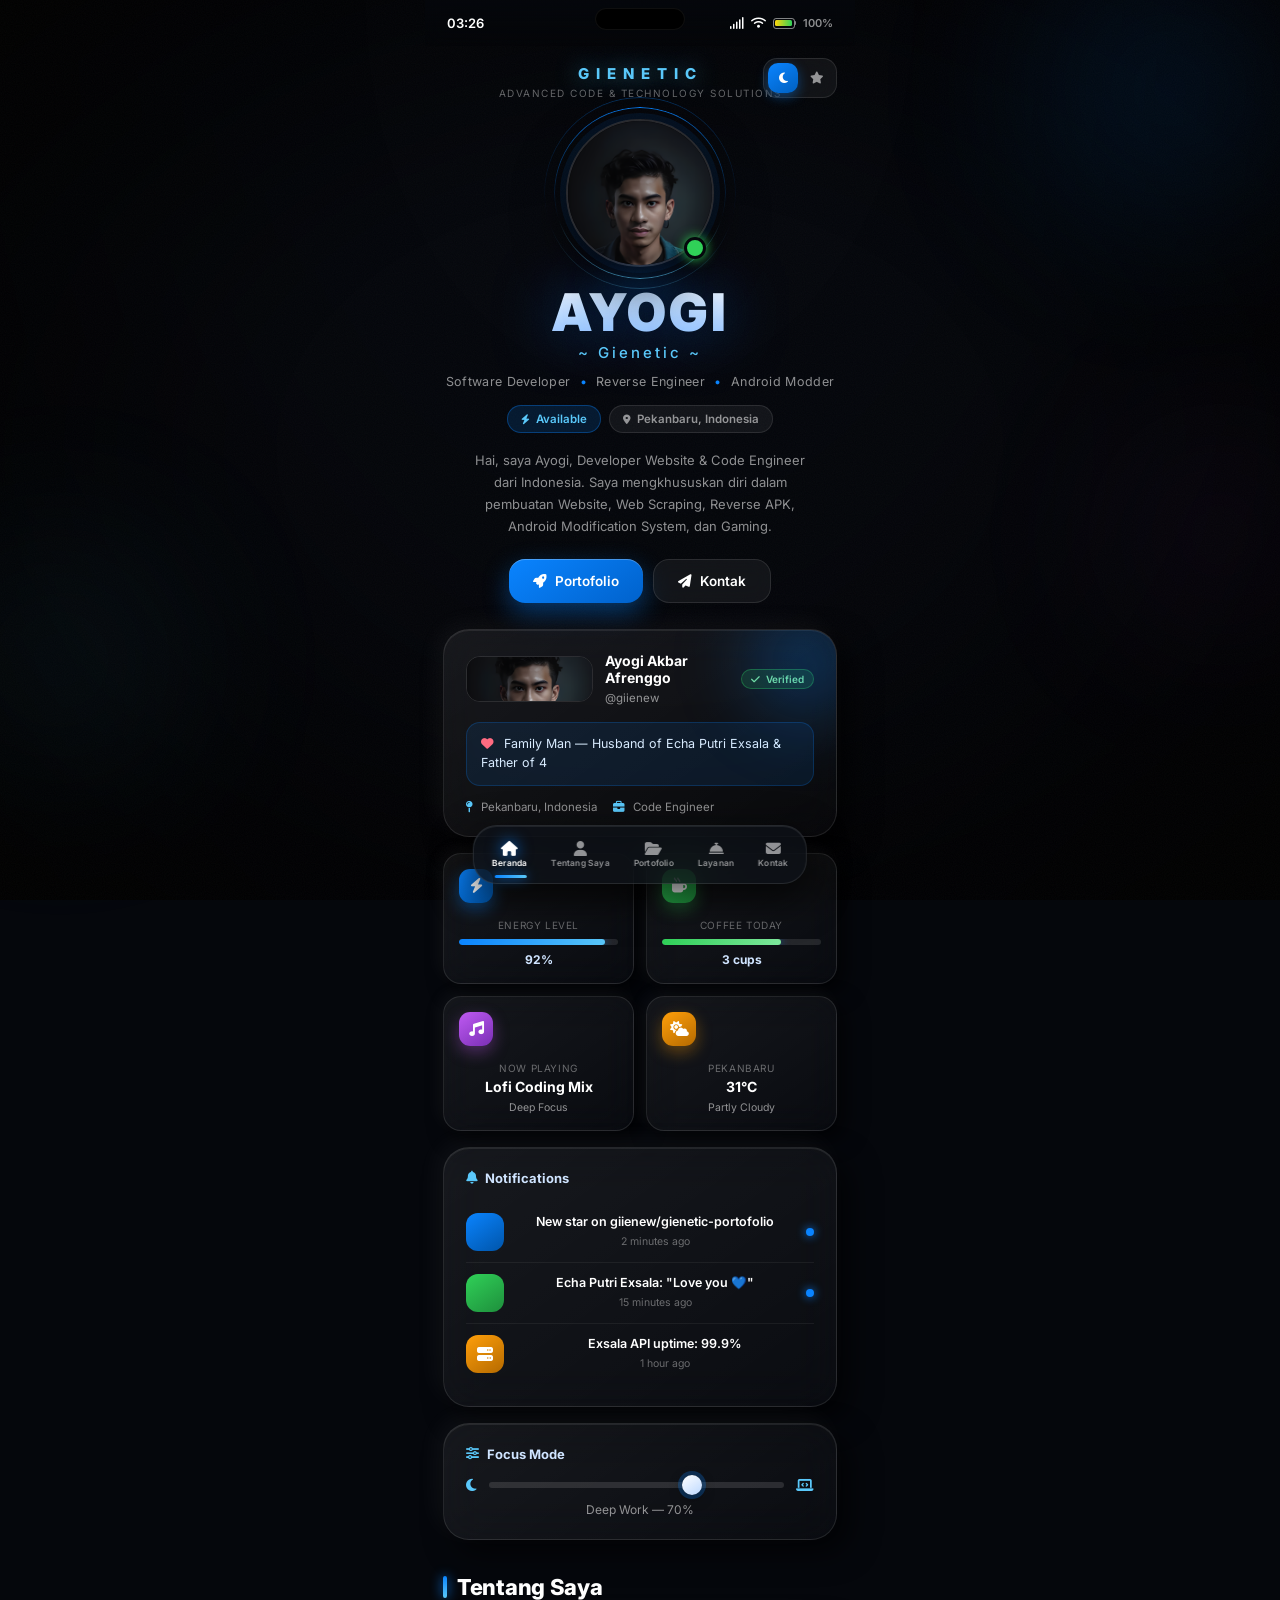
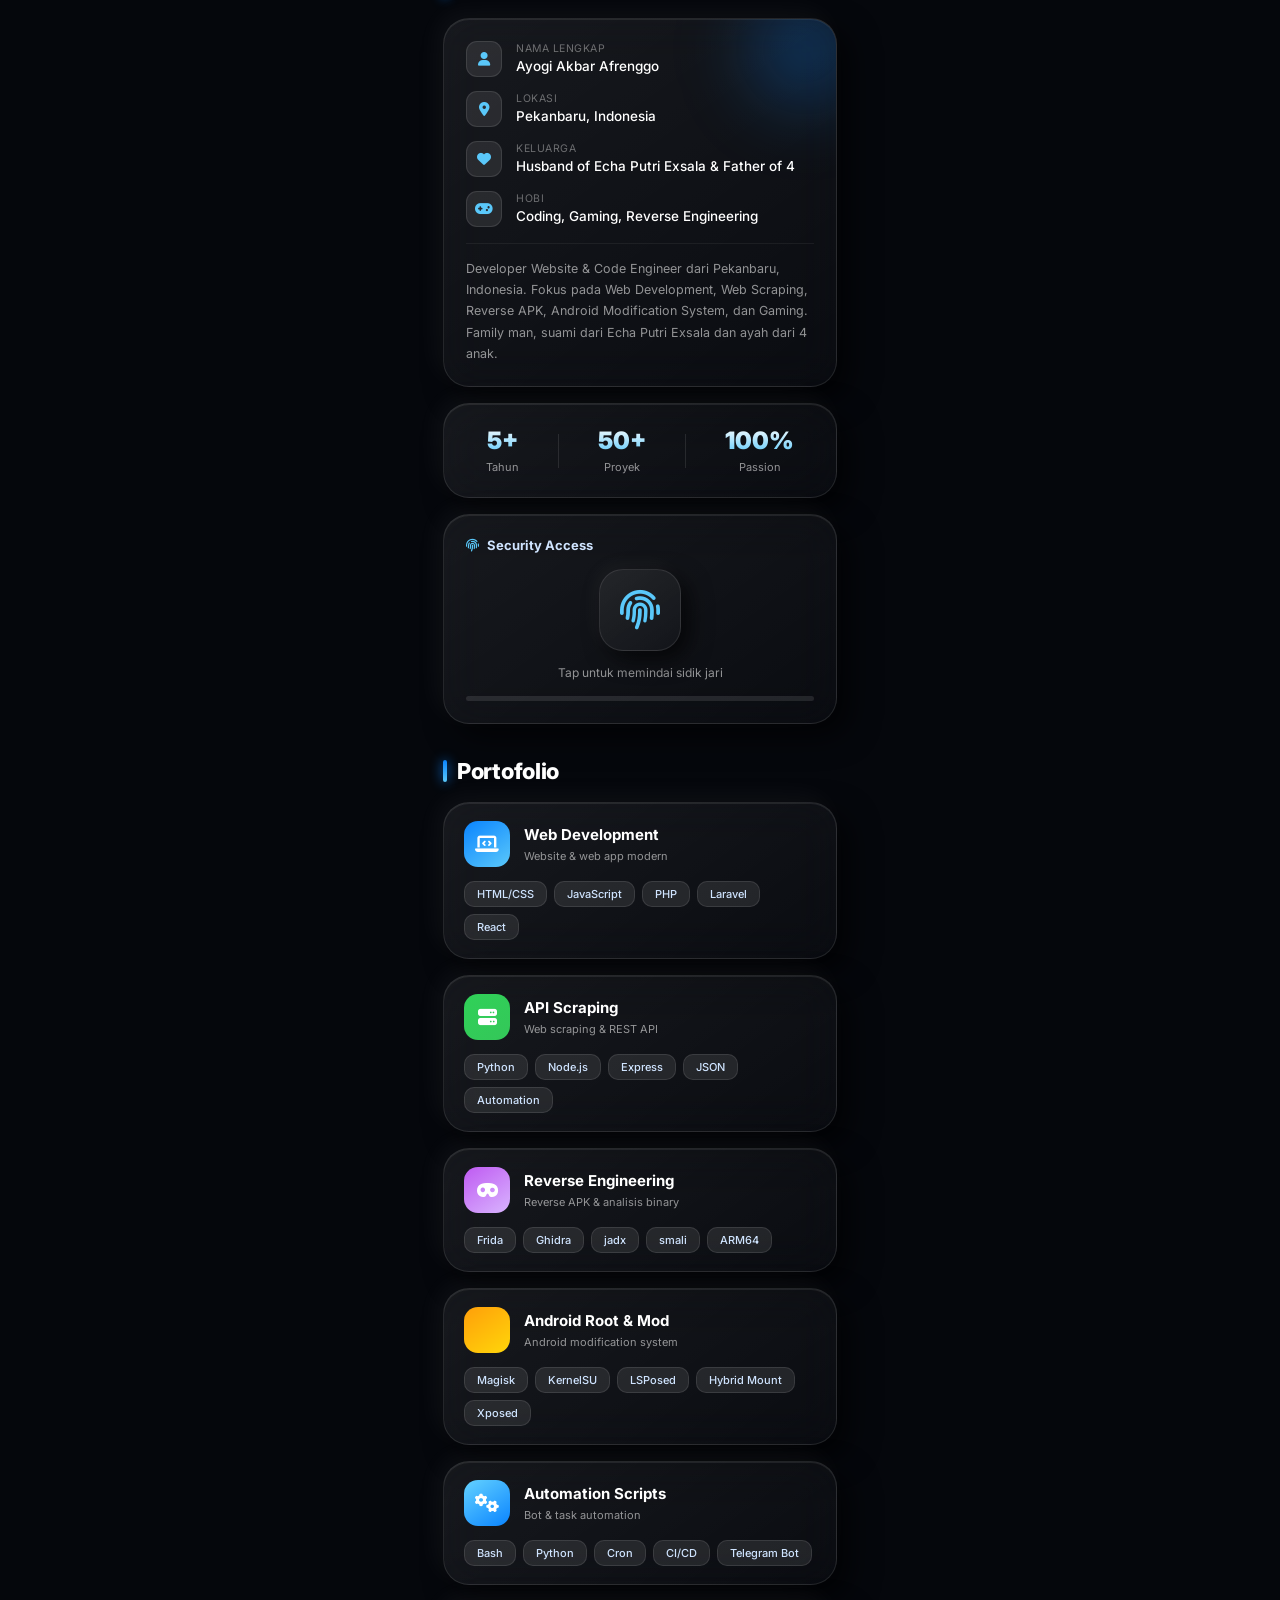
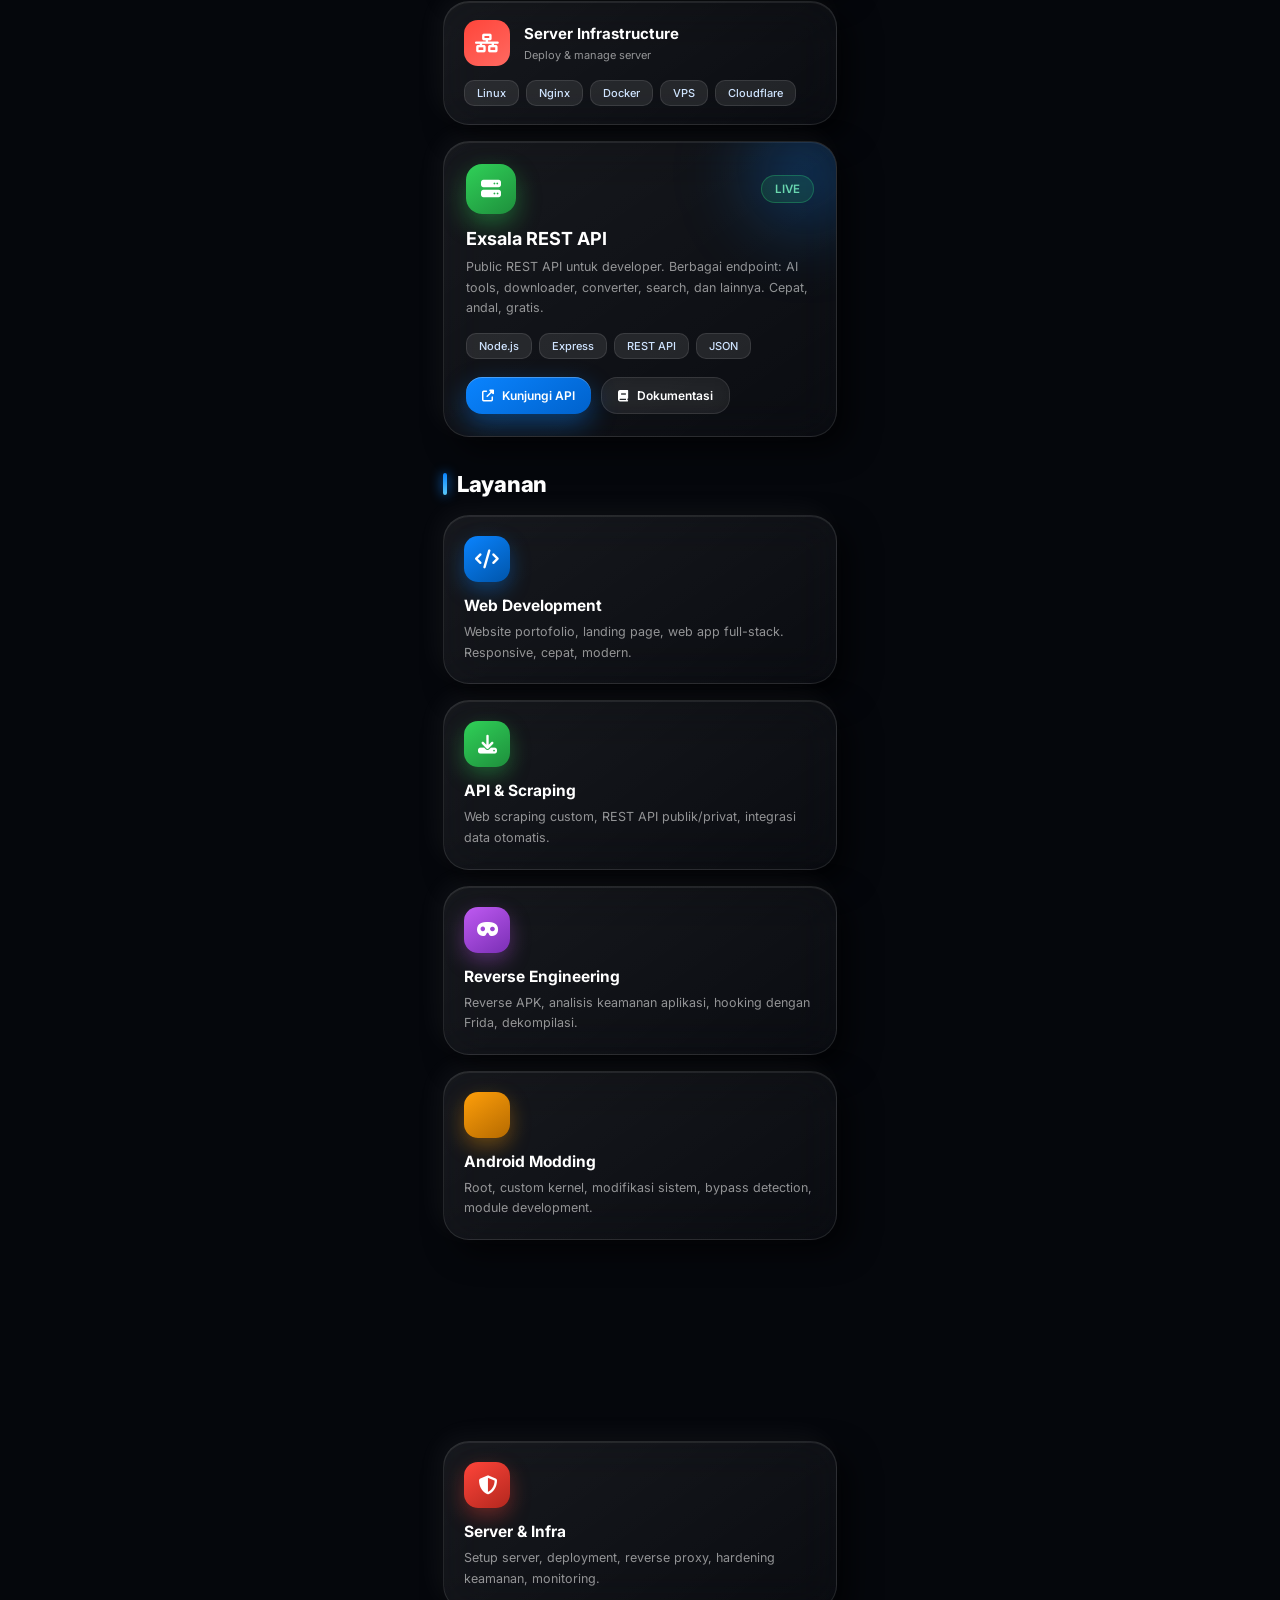
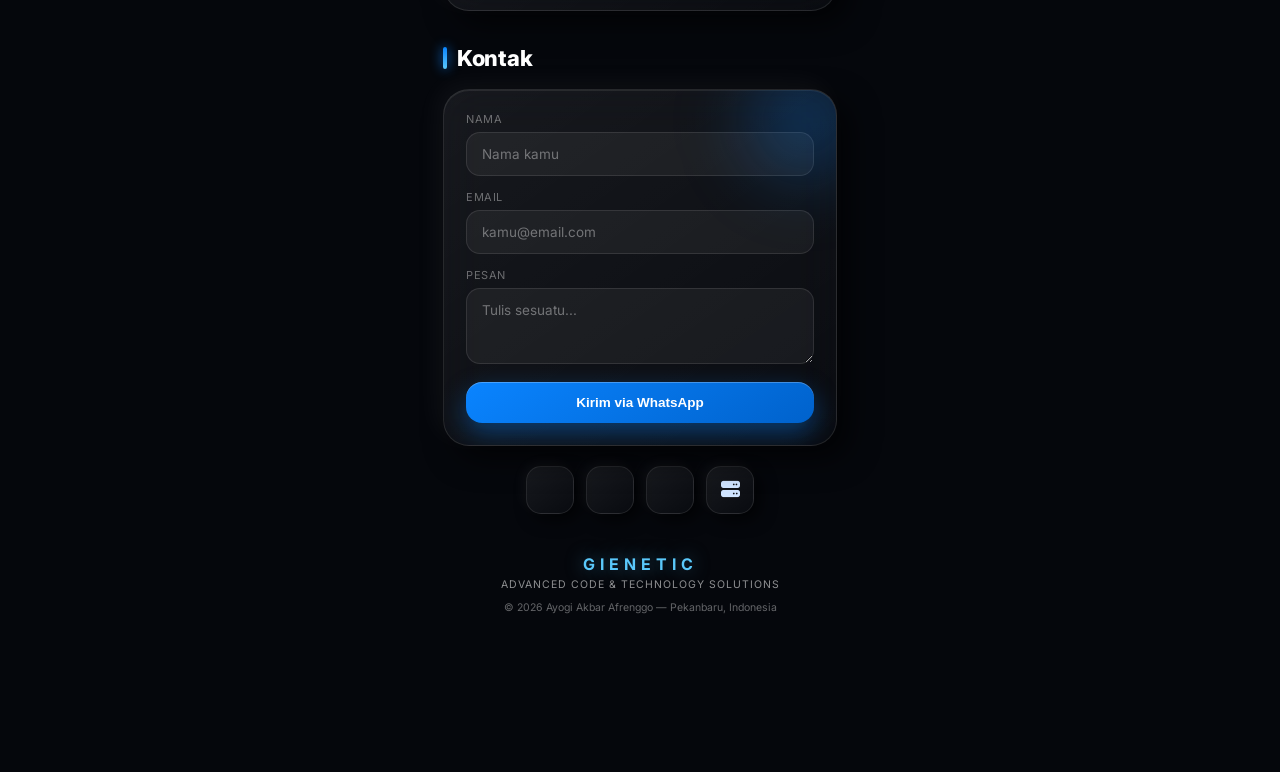
<file: index.html>
<!DOCTYPE html>
<html lang="id" data-theme="dark">
<head>
    <meta charset="UTF-8">
    <meta name="viewport" content="width=device-width, initial-scale=1.0, viewport-fit=cover">
    <title>AYOGI — Gienetic | Premium Portfolio</title>
    <link rel="icon" href="profile.png" type="image/png">
    <link rel="preconnect" href="https://fonts.googleapis.com">
    <link rel="preconnect" href="https://fonts.gstatic.com" crossorigin>
    <link href="https://fonts.googleapis.com/css2?family=Inter:wght@300;400;500;600;700;800;900&family=JetBrains+Mono:wght@400;500;600;700&display=swap" rel="stylesheet">
    <link rel="stylesheet" href="https://cdnjs.cloudflare.com/ajax/libs/font-awesome/6.5.0/css/all.min.css">
    <link rel="stylesheet" href="app.css">
</head>
<body>

    <!-- INTRO OVERLAY -->
    <div class="intro-overlay" id="introOverlay">
        <div class="intro-glow"></div>
        <div class="intro-icon"><i class="fas fa-code"></i></div>
        <h2 class="intro-name">GIENETIC</h2>
        <p class="intro-text">Advanced Code &amp; Technology Solutions</p>
        <div class="intro-bar"><div class="intro-fill"></div></div>
    </div>

    <!-- AMBIENT BG -->
    <div class="bg-orb bg-orb-1"></div>
    <div class="bg-orb bg-orb-2"></div>
    <div class="bg-orb bg-orb-3"></div>
    <div class="bg-vignette"></div>
    <div class="bg-grain"></div>

    <!-- STATUS BAR (iOS) -->
    <header class="statusbar">
        <span class="statusbar-time" id="clock">21:00</span>
        <span class="statusbar-notch"></span>
        <span class="statusbar-icons">
            <i class="fas fa-signal"></i>
            <i class="fas fa-wifi" id="wifiIcon"></i>
            <span class="battery">
                <span class="battery-body"><span class="battery-fill" id="batteryFill"></span></span>
                <span class="battery-cap"></span>
            </span>
            <span class="battery-pct" id="batteryPct">100%</span>
        </span>
    </header>

    <!-- THEME TOGGLE -->
    <div class="theme-toggle" id="themeToggle">
        <button class="theme-btn active" data-theme="dark" aria-label="Dark"><i class="fas fa-moon"></i></button>
        <button class="theme-btn" data-theme="midnight" aria-label="Midnight"><i class="fas fa-star"></i></button>
    </div>

    <main class="container" id="mainScroll">

        <!-- ============ HOME ============ -->
        <section id="home" class="section hero" data-anim>
            <div class="brand-top">
                <span class="brand-glow">GIENETIC</span>
                <span class="brand-tag">Advanced Code &amp; Technology Solutions</span>
            </div>

            <div class="hero-avatar">
                <div class="avatar-ring"></div>
                <div class="avatar-ring avatar-ring-2"></div>
                <img src="gio.jpg" alt="Ayogi Akbar Afrenggo" loading="eager">
                <span class="avatar-online"></span>
                <div class="avatar-reflection"></div>
            </div>

            <h1 class="hero-name">AYOGI</h1>
            <p class="hero-alias">~ Gienetic ~</p>
            <p class="hero-role">Software Developer <span class="dot">•</span> Reverse Engineer <span class="dot">•</span> Android Modder</p>

            <div class="hero-chips">
                <span class="chip chip-blue"><i class="fas fa-bolt"></i> Available</span>
                <span class="chip chip-loc"><i class="fas fa-map-marker-alt"></i> Pekanbaru, Indonesia</span>
            </div>

            <p class="hero-intro">
                Hai, saya Ayogi, Developer Website &amp; Code Engineer dari Indonesia.
                Saya mengkhususkan diri dalam pembuatan Website, Web Scraping,
                Reverse APK, Android Modification System, dan Gaming.
            </p>

            <div class="hero-actions">
                <a href="#portfolio" class="btn btn-primary"><i class="fas fa-rocket"></i> Portofolio</a>
                <a href="#contact" class="btn btn-ghost"><i class="fas fa-paper-plane"></i> Kontak</a>
            </div>

            <!-- Profile Card -->
            <div class="card profile-card">
                <div class="card-glow"></div>
                <div class="profile-head">
                    <div class="profile-mini"><img src="gio.jpg" alt=""></div>
                    <div>
                        <strong>Ayogi Akbar Afrenggo</strong>
                        <small>@giienew</small>
                    </div>
                    <span class="chip chip-green chip-sm"><i class="fas fa-check"></i> Verified</span>
                </div>
                <p class="profile-note">
                    <i class="fas fa-heart"></i> Family Man — Husband of Echa Putri Exsala &amp; Father of 4
                </p>
                <div class="profile-meta">
                    <span><i class="fas fa-map-pin"></i> Pekanbaru, Indonesia</span>
                    <span><i class="fas fa-briefcase"></i> Code Engineer</span>
                </div>
            </div>

            <!-- Dashboard Widgets -->
            <div class="widget-grid">
                <div class="widget widget-battery" data-anim>
                    <div class="widget-icon blue"><i class="fas fa-bolt"></i></div>
                    <div class="widget-body">
                        <small>Energy Level</small>
                        <div class="widget-bar"><div class="widget-bar-fill" data-fill="92"></div></div>
                        <span class="widget-val">92%</span>
                    </div>
                </div>
                <div class="widget widget-caffeine" data-anim>
                    <div class="widget-icon green"><i class="fas fa-mug-hot"></i></div>
                    <div class="widget-body">
                        <small>Coffee Today</small>
                        <div class="widget-bar"><div class="widget-bar-fill fill-green" data-fill="75"></div></div>
                        <span class="widget-val">3 cups</span>
                    </div>
                </div>
                <div class="widget widget-music" data-anim>
                    <div class="widget-icon purple"><i class="fas fa-music"></i></div>
                    <div class="widget-body">
                        <small>Now Playing</small>
                        <strong class="widget-title">Lofi Coding Mix</strong>
                        <span class="widget-sub">Deep Focus</span>
                    </div>
                </div>
                <div class="widget widget-weather" data-anim>
                    <div class="widget-icon orange"><i class="fas fa-cloud-sun"></i></div>
                    <div class="widget-body">
                        <small>Pekanbaru</small>
                        <strong class="widget-title">31°C</strong>
                        <span class="widget-sub">Partly Cloudy</span>
                    </div>
                </div>
            </div>

            <!-- Notification Widget -->
            <div class="card notif-card" data-anim>
                <h4 class="card-subtitle"><i class="fas fa-bell"></i> Notifications</h4>
                <div class="notif">
                    <div class="notif-icon blue"><i class="fab fa-github"></i></div>
                    <div class="notif-text">
                        <strong>New star on giienew/gienetic-portofolio</strong>
                        <small>2 minutes ago</small>
                    </div>
                    <span class="notif-dot"></span>
                </div>
                <div class="notif">
                    <div class="notif-icon green"><i class="fab fa-whatsapp"></i></div>
                    <div class="notif-text">
                        <strong>Echa Putri Exsala: "Love you 💙"</strong>
                        <small>15 minutes ago</small>
                    </div>
                    <span class="notif-dot"></span>
                </div>
                <div class="notif">
                    <div class="notif-icon orange"><i class="fas fa-server"></i></div>
                    <div class="notif-text">
                        <strong>Exsala API uptime: 99.9%</strong>
                        <small>1 hour ago</small>
                    </div>
                </div>
            </div>

            <!-- Slider Widget -->
            <div class="card slider-card" data-anim>
                <h4 class="card-subtitle"><i class="fas fa-sliders-h"></i> Focus Mode</h4>
                <div class="slider-row">
                    <i class="fas fa-moon slider-ico-l"></i>
                    <input type="range" id="focusSlider" min="0" max="100" value="70" class="slider">
                    <i class="fas fa-laptop-code slider-ico-r"></i>
                </div>
                <p class="slider-val" id="sliderVal">Deep Work — 70%</p>
            </div>
        </section>

        <!-- ============ ABOUT ============ -->
        <section id="about" class="section" data-anim>
            <h2 class="section-title">Tentang Saya</h2>

            <div class="card">
                <div class="card-glow"></div>
                <div class="info-grid">
                    <div class="info-row">
                        <i class="fas fa-user"></i>
                        <div><small>Nama Lengkap</small><span>Ayogi Akbar Afrenggo</span></div>
                    </div>
                    <div class="info-row">
                        <i class="fas fa-map-marker-alt"></i>
                        <div><small>Lokasi</small><span>Pekanbaru, Indonesia</span></div>
                    </div>
                    <div class="info-row">
                        <i class="fas fa-heart"></i>
                        <div><small>Keluarga</small><span>Husband of Echa Putri Exsala &amp; Father of 4</span></div>
                    </div>
                    <div class="info-row">
                        <i class="fas fa-gamepad"></i>
                        <div><small>Hobi</small><span>Coding, Gaming, Reverse Engineering</span></div>
                    </div>
                </div>
                <p class="bio">
                    Developer Website &amp; Code Engineer dari Pekanbaru, Indonesia.
                    Fokus pada Web Development, Web Scraping, Reverse APK,
                    Android Modification System, dan Gaming. Family man, suami dari
                    Echa Putri Exsala dan ayah dari 4 anak.
                </p>
            </div>

            <div class="card stats-card" data-anim>
                <div class="stat"><strong>5+</strong><span>Tahun</span></div>
                <div class="stat-div"></div>
                <div class="stat"><strong>50+</strong><span>Proyek</span></div>
                <div class="stat-div"></div>
                <div class="stat"><strong>100%</strong><span>Passion</span></div>
            </div>

            <!-- Fingerprint Scanner -->
            <div class="card fingerprint-card" data-anim>
                <h4 class="card-subtitle"><i class="fas fa-fingerprint"></i> Security Access</h4>
                <div class="fingerprint-wrap">
                    <div class="fingerprint" id="fingerprint">
                        <i class="fas fa-fingerprint"></i>
                        <div class="fingerprint-scan"></div>
                    </div>
                    <p class="fingerprint-status" id="fpStatus">Tap untuk memindai sidik jari</p>
                </div>
                <div class="fp-progress" id="fpProgress"><div class="fp-fill" id="fpFill"></div></div>
            </div>
        </section>

        <!-- ============ PORTFOLIO ============ -->
        <section id="portfolio" class="section" data-anim>
            <h2 class="section-title">Portofolio</h2>

            <div class="card category-card" data-anim>
                <div class="cat-head">
                    <div class="cat-icon" style="--g1:#0A84FF;--g2:#5AC8FA"><i class="fas fa-laptop-code"></i></div>
                    <div><strong>Web Development</strong><small>Website &amp; web app modern</small></div>
                </div>
                <div class="cat-tags">
                    <span class="tag">HTML/CSS</span><span class="tag">JavaScript</span>
                    <span class="tag">PHP</span><span class="tag">Laravel</span><span class="tag">React</span>
                </div>
            </div>

            <div class="card category-card" data-anim>
                <div class="cat-head">
                    <div class="cat-icon" style="--g1:#30D158;--g2:#34C759"><i class="fas fa-server"></i></div>
                    <div><strong>API Scraping</strong><small>Web scraping &amp; REST API</small></div>
                </div>
                <div class="cat-tags">
                    <span class="tag">Python</span><span class="tag">Node.js</span>
                    <span class="tag">Express</span><span class="tag">JSON</span><span class="tag">Automation</span>
                </div>
            </div>

            <div class="card category-card" data-anim>
                <div class="cat-head">
                    <div class="cat-icon" style="--g1:#BF5AF2;--g2:#D8B4FE"><i class="fas fa-mask"></i></div>
                    <div><strong>Reverse Engineering</strong><small>Reverse APK &amp; analisis binary</small></div>
                </div>
                <div class="cat-tags">
                    <span class="tag">Frida</span><span class="tag">Ghidra</span>
                    <span class="tag">jadx</span><span class="tag">smali</span><span class="tag">ARM64</span>
                </div>
            </div>

            <div class="card category-card" data-anim>
                <div class="cat-head">
                    <div class="cat-icon" style="--g1:#FF9F0A;--g2:#FFD60A"><i class="fab fa-android"></i></div>
                    <div><strong>Android Root &amp; Mod</strong><small>Android modification system</small></div>
                </div>
                <div class="cat-tags">
                    <span class="tag">Magisk</span><span class="tag">KernelSU</span>
                    <span class="tag">LSPosed</span><span class="tag">Hybrid Mount</span><span class="tag">Xposed</span>
                </div>
            </div>

            <div class="card category-card" data-anim>
                <div class="cat-head">
                    <div class="cat-icon" style="--g1:#64D2FF;--g2:#0A84FF"><i class="fas fa-cogs"></i></div>
                    <div><strong>Automation Scripts</strong><small>Bot &amp; task automation</small></div>
                </div>
                <div class="cat-tags">
                    <span class="tag">Bash</span><span class="tag">Python</span>
                    <span class="tag">Cron</span><span class="tag">CI/CD</span><span class="tag">Telegram Bot</span>
                </div>
            </div>

            <div class="card category-card" data-anim>
                <div class="cat-head">
                    <div class="cat-icon" style="--g1:#FF453A;--g2:#FF6961"><i class="fas fa-network-wired"></i></div>
                    <div><strong>Server Infrastructure</strong><small>Deploy &amp; manage server</small></div>
                </div>
                <div class="cat-tags">
                    <span class="tag">Linux</span><span class="tag">Nginx</span>
                    <span class="tag">Docker</span><span class="tag">VPS</span><span class="tag">Cloudflare</span>
                </div>
            </div>

            <!-- Featured Project -->
            <div class="card project-card" data-anim>
                <div class="card-glow"></div>
                <div class="project-header">
                    <div class="project-icon"><i class="fas fa-server"></i></div>
                    <span class="chip chip-green">LIVE</span>
                </div>
                <h3 class="project-name">Exsala REST API</h3>
                <p class="project-desc">
                    Public REST API untuk developer. Berbagai endpoint: AI tools,
                    downloader, converter, search, dan lainnya. Cepat, andal, gratis.
                </p>
                <div class="project-tech">
                    <span class="tag">Node.js</span><span class="tag">Express</span>
                    <span class="tag">REST API</span><span class="tag">JSON</span>
                </div>
                <div class="project-actions">
                    <a href="https://exsalapi.my.id" target="_blank" class="btn btn-primary btn-sm"><i class="fas fa-external-link-alt"></i> Kunjungi API</a>
                    <a href="https://exsalapi.my.id" target="_blank" class="btn btn-ghost btn-sm"><i class="fas fa-book"></i> Dokumentasi</a>
                </div>
            </div>
        </section>

        <!-- ============ SERVICES ============ -->
        <section id="services" class="section" data-anim>
            <h2 class="section-title">Layanan</h2>

            <div class="card service-card" data-anim>
                <div class="svc-icon blue"><i class="fas fa-code"></i></div>
                <h3>Web Development</h3>
                <p>Website portofolio, landing page, web app full-stack. Responsive, cepat, modern.</p>
            </div>

            <div class="card service-card" data-anim>
                <div class="svc-icon green"><i class="fas fa-download"></i></div>
                <h3>API &amp; Scraping</h3>
                <p>Web scraping custom, REST API publik/privat, integrasi data otomatis.</p>
            </div>

            <div class="card service-card" data-anim>
                <div class="svc-icon purple"><i class="fas fa-mask"></i></div>
                <h3>Reverse Engineering</h3>
                <p>Reverse APK, analisis keamanan aplikasi, hooking dengan Frida, dekompilasi.</p>
            </div>

            <div class="card service-card" data-anim>
                <div class="svc-icon orange"><i class="fab fa-android"></i></div>
                <h3>Android Modding</h3>
                <p>Root, custom kernel, modifikasi sistem, bypass detection, module development.</p>
            </div>

            <div class="card service-card" data-anim>
                <div class="svc-icon cyan"><i class="fas fa-robot"></i></div>
                <h3>Automation</h3>
                <p>Bot otomatis, task scheduling, pipeline CI/CD, script produktivitas.</p>
            </div>

            <div class="card service-card" data-anim>
                <div class="svc-icon red"><i class="fas fa-shield-alt"></i></div>
                <h3>Server &amp; Infra</h3>
                <p>Setup server, deployment, reverse proxy, hardening keamanan, monitoring.</p>
            </div>
        </section>

        <!-- ============ CONTACT ============ -->
        <section id="contact" class="section" data-anim>
            <h2 class="section-title">Kontak</h2>

            <div class="card">
                <div class="card-glow"></div>
                <form id="contactForm" class="contact-form">
                    <div class="field">
                        <label>Nama</label>
                        <input type="text" id="fname" placeholder="Nama kamu" required>
                    </div>
                    <div class="field">
                        <label>Email</label>
                        <input type="email" id="femail" placeholder="kamu@email.com">
                    </div>
                    <div class="field">
                        <label>Pesan</label>
                        <textarea id="fmsg" placeholder="Tulis sesuatu..." rows="3" required></textarea>
                    </div>
                    <button type="submit" class="btn btn-primary btn-full">
                        <i class="fab fa-whatsapp"></i> Kirim via WhatsApp
                    </button>
                </form>
            </div>

            <div class="social-row">
                <a href="https://github.com/giienew" target="_blank" class="social-btn" aria-label="GitHub"><i class="fab fa-github"></i></a>
                <a href="https://api.whatsapp.com/send?phone=6282173230348" target="_blank" class="social-btn" aria-label="WhatsApp"><i class="fab fa-whatsapp"></i></a>
                <a href="https://instagram.com/only_babygio" target="_blank" class="social-btn" aria-label="Instagram"><i class="fab fa-instagram"></i></a>
                <a href="https://exsalapi.my.id" target="_blank" class="social-btn" aria-label="API"><i class="fas fa-server"></i></a>
            </div>

            <div class="footer-brand">
                <strong>GIENETIC</strong>
                <span>Advanced Code &amp; Technology Solutions</span>
                <small>© 2026 Ayogi Akbar Afrenggo — Pekanbaru, Indonesia</small>
            </div>
        </section>

    </main>

    <!-- FLOATING NAV -->
    <nav class="floatnav" id="floatnav">
        <a href="#home" class="fnav active" data-section="home">
            <i class="fas fa-home"></i><span>Beranda</span>
        </a>
        <a href="#about" class="fnav" data-section="about">
            <i class="fas fa-user"></i><span>Tentang Saya</span>
        </a>
        <a href="#portfolio" class="fnav" data-section="portfolio">
            <i class="fas fa-folder-open"></i><span>Portofolio</span>
        </a>
        <a href="#services" class="fnav" data-section="services">
            <i class="fas fa-concierge-bell"></i><span>Layanan</span>
        </a>
        <a href="#contact" class="fnav" data-section="contact">
            <i class="fas fa-envelope"></i><span>Kontak</span>
        </a>
        <div class="fnav-indicator" id="fnavIndicator"></div>
    </nav>

    <!-- FAB -->
    <button class="fab" id="fabTop" aria-label="Scroll to top">
        <i class="fas fa-arrow-up"></i>
    </button>

    <script src="app.js"></script>
</body>
</html>
</file>
<file: app.css>
/* ============================================================
   GIENETIC — Premium Glass / Neumorphism Portfolio
   Dark matte + blue-grey soft gradients, iOS-inspired
   ============================================================ */

:root {
  --primary: #0A84FF;
  --primary2: #5AC8FA;
  --green: #30D158;
  --red: #FF453A;
  --orange: #FF9F0A;
  --purple: #BF5AF2;
  --bg: #05070C;
  --text: #FFFFFF;
  --muted: rgba(255, 255, 255, 0.55);
  --muted2: rgba(255, 255, 255, 0.38);
  --glass: rgba(255, 255, 255, 0.055);
  --glass-strong: rgba(255, 255, 255, 0.09);
  --stroke: rgba(255, 255, 255, 0.10);
  --stroke-soft: rgba(255, 255, 255, 0.06);
  --shadow-dark: rgba(0, 0, 0, 0.65);
  --shadow-light: rgba(255, 255, 255, 0.045);
  --radius: 26px;
  --radius-sm: 18px;
  --blur: 22px;
  --safe-top: env(safe-area-inset-top, 0px);
  --safe-bottom: env(safe-area-inset-bottom, 0px);
}

[data-theme="midnight"] {
  --bg: #050B16;
  --primary: #64DFDF;
  --primary2: #48BFE3;
}

* { margin: 0; padding: 0; box-sizing: border-box; -webkit-tap-highlight-color: transparent; }
html { scroll-behavior: smooth; }

body {
  font-family: 'Inter', -apple-system, BlinkMacSystemFont, sans-serif;
  background: var(--bg);
  color: var(--text);
  min-height: 100vh;
  overflow-x: hidden;
  position: relative;
  transition: background .6s ease;
}

/* ---------- AMBIENT BACKGROUND ---------- */
.bg-orb {
  position: fixed; border-radius: 50%;
  filter: blur(90px); opacity: .5; z-index: 0;
  pointer-events: none; will-change: transform;
}
.bg-orb-1 { width: 340px; height: 340px; background: radial-gradient(circle, #0A84FF88, transparent 70%); top: -80px; right: -60px; animation: floatOrb 18s ease-in-out infinite; }
.bg-orb-2 { width: 300px; height: 300px; background: radial-gradient(circle, #5AC8FA66, transparent 70%); bottom: 10%; left: -90px; animation: floatOrb 22s ease-in-out infinite reverse; }
.bg-orb-3 { width: 260px; height: 260px; background: radial-gradient(circle, #BF5AF255, transparent 70%); top: 45%; right: -70px; animation: floatOrb 26s ease-in-out infinite; }
@keyframes floatOrb {
  0%,100% { transform: translate(0,0) scale(1); }
  50% { transform: translate(30px,-40px) scale(1.12); }
}
.bg-vignette { position: fixed; inset: 0; z-index: 1; pointer-events: none; background: radial-gradient(ellipse at 50% 0%, transparent 30%, rgba(0,0,0,.55) 100%); }
.bg-grain {
  position: fixed; inset: 0; z-index: 1; pointer-events: none; opacity: .035;
  background-image: url("data:image/svg+xml,%3Csvg xmlns='http://www.w3.org/2000/svg' width='100' height='100'%3E%3Cfilter id='n'%3E%3CfeTurbulence type='fractalNoise' baseFrequency='0.9' numOctaves='2'/%3E%3C/filter%3E%3Crect width='100' height='100' filter='url(%23n)'/%3E%3C/svg%3E");
}

/* ---------- INTRO OVERLAY ---------- */
.intro-overlay {
  position: fixed; inset: 0; z-index: 9999;
  display: flex; flex-direction: column; align-items: center; justify-content: center;
  gap: 14px; background: var(--bg);
  transition: opacity .7s ease, visibility .7s ease;
}
.intro-overlay.hidden { opacity: 0; visibility: hidden; }
.intro-glow {
  position: absolute; width: 300px; height: 300px; border-radius: 50%;
  background: radial-gradient(circle, #0A84FF66, transparent 70%);
  filter: blur(60px); animation: pulseGlow 2.4s ease-in-out infinite;
}
@keyframes pulseGlow { 0%,100%{transform:scale(1);opacity:.6} 50%{transform:scale(1.25);opacity:1} }
.intro-icon {
  width: 84px; height: 84px; border-radius: 24px; display: grid; place-items: center;
  font-size: 34px; color: #fff; position: relative; z-index: 2;
  background: linear-gradient(145deg, #0A84FF, #00439c);
  box-shadow: 0 12px 40px rgba(10,132,255,.5), inset 0 1px 0 rgba(255,255,255,.3);
  animation: introSpin 1.6s ease;
}
@keyframes introSpin { from{transform:rotateY(-180deg) scale(.6);opacity:0} to{transform:rotateY(0) scale(1);opacity:1} }
.intro-name { font-size: 30px; font-weight: 900; letter-spacing: 6px; z-index: 2; }
.intro-text { font-size: 12px; color: var(--muted); letter-spacing: 1px; z-index: 2; }
.intro-bar { width: 200px; height: 4px; border-radius: 4px; background: rgba(255,255,255,.1); overflow: hidden; z-index: 2; }
.intro-fill { height: 100%; width: 0; border-radius: 4px; background: linear-gradient(90deg, var(--primary), var(--primary2)); animation: fillBar 2s ease forwards; }
@keyframes fillBar { to { width: 100%; } }

/* ---------- STATUS BAR ---------- */
.statusbar {
  position: fixed; top: 0; left: 0; right: 0; z-index: 100;
  height: calc(46px + var(--safe-top)); padding: var(--safe-top) 22px 0;
  display: flex; align-items: center; justify-content: space-between;
  font-size: 13px; font-weight: 600;
  background: linear-gradient(180deg, rgba(5,7,12,.92), rgba(5,7,12,0));
  backdrop-filter: blur(12px); -webkit-backdrop-filter: blur(12px);
}
.statusbar-notch {
  position: absolute; top: calc(var(--safe-top) + 8px); left: 50%; transform: translateX(-50%);
  width: 90px; height: 22px; border-radius: 12px; background: #000;
  box-shadow: inset 0 0 0 1px rgba(255,255,255,.06);
}
.statusbar-icons { display: flex; align-items: center; gap: 7px; font-size: 12px; }
.battery { display: inline-flex; align-items: center; }
.battery-body { width: 22px; height: 11px; border-radius: 3px; padding: 1.5px; border: 1.2px solid rgba(255,255,255,.5); display: block; }
.battery-fill { display: block; height: 100%; width: 92%; border-radius: 1.5px; background: linear-gradient(90deg, var(--green), #34C759); transition: width .4s; }
.battery-cap { width: 1.5px; height: 4px; border-radius: 0 2px 2px 0; background: rgba(255,255,255,.5); }
.battery-pct { font-size: 11px; color: var(--muted); min-width: 30px; }

/* ---------- THEME TOGGLE ---------- */
.theme-toggle {
  position: fixed; top: calc(58px + var(--safe-top)); right: 18px; z-index: 100;
  display: flex; gap: 4px; padding: 4px; border-radius: 14px;
  background: var(--glass); backdrop-filter: blur(16px); -webkit-backdrop-filter: blur(16px);
  border: 1px solid var(--stroke);
}
.theme-btn { width: 30px; height: 30px; border-radius: 10px; border: none; cursor: pointer; background: transparent; color: var(--muted); font-size: 12px; transition: all .3s; }
.theme-btn.active { background: linear-gradient(145deg, var(--primary), #0060c0); color: #fff; box-shadow: 0 4px 12px rgba(10,132,255,.4); }

/* ---------- LAYOUT / 9:16 FRAME ---------- */
.container {
  position: relative; z-index: 2;
  width: 100%; max-width: 430px; margin: 0 auto;
  padding: calc(64px + var(--safe-top)) 18px calc(120px + var(--safe-bottom));
}
.section { margin-bottom: 34px; scroll-margin-top: 74px; }
[data-anim] { opacity: 0; transform: translateY(26px); transition: opacity .7s cubic-bezier(.22,1,.36,1), transform .7s cubic-bezier(.22,1,.36,1); }
[data-anim].in { opacity: 1; transform: none; }

/* ---------- HERO ---------- */
.hero { text-align: center; }
.brand-top { display: flex; flex-direction: column; align-items: center; gap: 4px; margin-bottom: 20px; }
.brand-glow { font-size: 15px; font-weight: 800; letter-spacing: 7px; color: var(--primary2); text-shadow: 0 0 22px rgba(90,200,250,.7); }
.brand-tag { font-size: 10px; letter-spacing: 1.5px; color: var(--muted2); text-transform: uppercase; }
.hero-avatar { position: relative; width: 148px; height: 148px; margin: 0 auto 20px; }
.hero-avatar img {
  width: 100%; height: 100%; object-fit: cover; border-radius: 50%; position: relative; z-index: 3;
  border: 2px solid rgba(255,255,255,.14);
  box-shadow: 0 20px 50px rgba(0,0,0,.6), 0 0 0 6px rgba(10,132,255,.10), inset 0 0 30px rgba(0,0,0,.3);
}
.avatar-ring {
  position: absolute; inset: -12px; border-radius: 50%; z-index: 1;
  border: 1.5px solid transparent;
  background: conic-gradient(from 0deg, var(--primary), transparent 30%, var(--primary2), transparent 70%, var(--primary)) border-box;
  -webkit-mask: linear-gradient(#000 0 0) padding-box, linear-gradient(#000 0 0);
  -webkit-mask-composite: xor; mask-composite: exclude;
  animation: spinRing 8s linear infinite;
}
.avatar-ring-2 { inset: -22px; opacity: .35; animation-duration: 14s; animation-direction: reverse; }
@keyframes spinRing { to { transform: rotate(360deg); } }
.avatar-online { position: absolute; bottom: 8px; right: 8px; z-index: 4; width: 22px; height: 22px; border-radius: 50%; background: var(--green); border: 3px solid var(--bg); box-shadow: 0 0 12px var(--green); }
.avatar-reflection { position: absolute; left: 12%; bottom: -30px; width: 76%; height: 30px; z-index: 0; background: radial-gradient(ellipse, rgba(10,132,255,.4), transparent 70%); filter: blur(14px); }
.hero-name {
  font-size: 52px; font-weight: 900; letter-spacing: 3px; line-height: 1;
  background: linear-gradient(180deg, #fff, #9fc9ff);
  -webkit-background-clip: text; background-clip: text; -webkit-text-fill-color: transparent;
  text-shadow: 0 0 60px rgba(10,132,255,.5);
}
.hero-alias { font-size: 15px; color: var(--primary2); letter-spacing: 3px; margin-top: 4px; font-weight: 500; }
.hero-role { font-size: 12.5px; color: var(--muted); margin-top: 12px; letter-spacing: .3px; }
.hero-role .dot { color: var(--primary); margin: 0 5px; }
.hero-chips { display: flex; justify-content: center; gap: 8px; margin: 16px 0; flex-wrap: wrap; }
.chip { display: inline-flex; align-items: center; gap: 6px; padding: 6px 13px; border-radius: 20px; font-size: 11.5px; font-weight: 600; background: var(--glass); border: 1px solid var(--stroke); }
.chip i { font-size: 10px; }
.chip-blue { background: rgba(10,132,255,.15); border-color: rgba(10,132,255,.35); color: var(--primary2); }
.chip-green { background: rgba(48,209,88,.15); border-color: rgba(48,209,88,.35); color: #7ee89d; }
.chip-loc { color: var(--muted); }
.chip-sm { padding: 3px 9px; font-size: 10px; }
.hero-intro { font-size: 13px; line-height: 1.7; color: var(--muted); max-width: 340px; margin: 0 auto 22px; }
.hero-actions { display: flex; gap: 10px; justify-content: center; margin-bottom: 26px; }

/* ---------- BUTTONS ---------- */
.btn { display: inline-flex; align-items: center; gap: 8px; justify-content: center; padding: 13px 24px; border-radius: 16px; font-size: 13.5px; font-weight: 600; text-decoration: none; cursor: pointer; border: none; transition: transform .2s, box-shadow .3s; }
.btn:active { transform: scale(.96); }
.btn-primary { background: linear-gradient(145deg, var(--primary), #0062cc); color: #fff; box-shadow: 0 10px 26px rgba(10,132,255,.4), inset 0 1px 0 rgba(255,255,255,.25); }
.btn-ghost { background: var(--glass); color: #fff; border: 1px solid var(--stroke); backdrop-filter: blur(10px); }
.btn-sm { padding: 10px 16px; font-size: 12px; }
.btn-full { width: 100%; }

/* ---------- CARDS ---------- */
.card {
  position: relative; border-radius: var(--radius); padding: 22px; margin-bottom: 16px; overflow: hidden;
  background: linear-gradient(145deg, rgba(255,255,255,.075), rgba(255,255,255,.025));
  border: 1px solid var(--stroke);
  backdrop-filter: blur(var(--blur)); -webkit-backdrop-filter: blur(var(--blur));
  box-shadow: 12px 12px 30px var(--shadow-dark), -8px -8px 26px var(--shadow-light), inset 0 1px 0 rgba(255,255,255,.08);
}
.card-glow { position: absolute; top: -60px; right: -60px; width: 180px; height: 180px; border-radius: 50%; background: radial-gradient(circle, rgba(10,132,255,.35), transparent 70%); filter: blur(30px); pointer-events: none; }
.card-subtitle { font-size: 13px; font-weight: 700; margin-bottom: 16px; display: flex; align-items: center; gap: 8px; color: #cfe4ff; }
.card-subtitle i { color: var(--primary2); }

/* ---------- PROFILE CARD ---------- */
.profile-card { text-align: left; }
.profile-head { display: flex; align-items: center; gap: 12px; }
.profile-mini { width: 46px; height: 46px; border-radius: 14px; overflow: hidden; flex-shrink: 0; border: 1px solid var(--stroke); }
.profile-mini img { width: 100%; height: 100%; object-fit: cover; }
.profile-head > div { flex: 1; }
.profile-head strong { display: block; font-size: 14px; }
.profile-head small { color: var(--muted); font-size: 11.5px; }
.profile-note { font-size: 12.5px; color: #d9ecff; margin: 16px 0 14px; padding: 12px 14px; border-radius: 14px; background: rgba(10,132,255,.10); border: 1px solid rgba(10,132,255,.22); line-height: 1.5; }
.profile-note i { color: #ff6b81; margin-right: 6px; }
.profile-meta { display: flex; gap: 16px; flex-wrap: wrap; font-size: 11.5px; color: var(--muted); }
.profile-meta i { color: var(--primary2); margin-right: 5px; }

/* ---------- WIDGET GRID ---------- */
.widget-grid { display: grid; grid-template-columns: 1fr 1fr; gap: 12px; margin-bottom: 16px; }
.widget {
  border-radius: var(--radius-sm); padding: 15px;
  background: linear-gradient(145deg, rgba(255,255,255,.07), rgba(255,255,255,.02));
  border: 1px solid var(--stroke); backdrop-filter: blur(16px); -webkit-backdrop-filter: blur(16px);
  box-shadow: 8px 8px 22px var(--shadow-dark), -5px -5px 18px var(--shadow-light);
  display: flex; flex-direction: column; gap: 10px;
}
.widget-icon { width: 34px; height: 34px; border-radius: 11px; display: grid; place-items: center; font-size: 15px; color: #fff; }
.widget-icon.blue { background: linear-gradient(145deg,#0A84FF,#0055aa); box-shadow: 0 6px 16px rgba(10,132,255,.4); }
.widget-icon.green { background: linear-gradient(145deg,#30D158,#1e8f3c); box-shadow: 0 6px 16px rgba(48,209,88,.35); }
.widget-icon.purple { background: linear-gradient(145deg,#BF5AF2,#7a2fb5); box-shadow: 0 6px 16px rgba(191,90,242,.35); }
.widget-icon.orange { background: linear-gradient(145deg,#FF9F0A,#b56a00); box-shadow: 0 6px 16px rgba(255,159,10,.35); }
.widget-body small { font-size: 10px; color: var(--muted2); text-transform: uppercase; letter-spacing: .6px; }
.widget-title { display: block; font-size: 14px; margin-top: 2px; }
.widget-sub { font-size: 10.5px; color: var(--muted); }
.widget-bar { height: 6px; border-radius: 6px; background: rgba(255,255,255,.1); overflow: hidden; margin: 6px 0 3px; }
.widget-bar-fill { height: 100%; width: 0; border-radius: 6px; background: linear-gradient(90deg, var(--primary), var(--primary2)); transition: width 1.2s cubic-bezier(.22,1,.36,1); box-shadow: 0 0 10px rgba(10,132,255,.6); }
.fill-green { background: linear-gradient(90deg, var(--green), #7ee89d); }
.widget-val { font-size: 12px; font-weight: 700; color: #cfe4ff; }

/* ---------- NOTIFICATIONS ---------- */
.notif { display: flex; align-items: center; gap: 12px; padding: 11px 0; border-bottom: 1px solid var(--stroke-soft); }
.notif:last-child { border-bottom: none; }
.notif-icon { width: 38px; height: 38px; border-radius: 12px; display: grid; place-items: center; font-size: 16px; color: #fff; flex-shrink: 0; }
.notif-icon.blue { background: linear-gradient(145deg,#0A84FF,#0055aa); }
.notif-icon.green { background: linear-gradient(145deg,#30D158,#1e8f3c); }
.notif-icon.orange { background: linear-gradient(145deg,#FF9F0A,#b56a00); }
.notif-text { flex: 1; }
.notif-text strong { display: block; font-size: 12.5px; font-weight: 600; }
.notif-text small { font-size: 10.5px; color: var(--muted2); }
.notif-dot { width: 8px; height: 8px; border-radius: 50%; background: var(--primary); box-shadow: 0 0 10px var(--primary); }

/* ---------- SLIDER ---------- */
.slider-row { display: flex; align-items: center; gap: 12px; }
.slider-ico-l, .slider-ico-r { color: var(--primary2); font-size: 14px; }
.slider { -webkit-appearance: none; appearance: none; flex: 1; height: 6px; border-radius: 6px; background: rgba(255,255,255,.12); outline: none; }
.slider::-webkit-slider-thumb { -webkit-appearance: none; width: 20px; height: 20px; border-radius: 50%; background: linear-gradient(145deg,#fff,#bcd8ff); cursor: pointer; box-shadow: 0 0 0 4px rgba(10,132,255,.25), 0 4px 12px rgba(0,0,0,.5); }
.slider::-moz-range-thumb { width: 20px; height: 20px; border: none; border-radius: 50%; background: #fff; cursor: pointer; }
.slider-val { text-align: center; font-size: 12px; color: var(--muted); margin-top: 10px; }

/* ---------- SECTION TITLE ---------- */
.section-title { font-size: 22px; font-weight: 800; margin-bottom: 18px; letter-spacing: -.3px; display: flex; align-items: center; gap: 10px; }
.section-title::before { content: ""; width: 4px; height: 22px; border-radius: 4px; background: linear-gradient(180deg, var(--primary), var(--primary2)); box-shadow: 0 0 12px var(--primary); }

/* ---------- INFO GRID ---------- */
.info-grid { display: flex; flex-direction: column; gap: 14px; margin-bottom: 16px; }
.info-row { display: flex; align-items: center; gap: 14px; }
.info-row > i { width: 36px; height: 36px; border-radius: 11px; display: grid; place-items: center; font-size: 14px; color: var(--primary2); background: var(--glass-strong); border: 1px solid var(--stroke); flex-shrink: 0; }
.info-row small { display: block; font-size: 10.5px; color: var(--muted2); text-transform: uppercase; letter-spacing: .5px; }
.info-row span { font-size: 13.5px; font-weight: 500; }
.bio { font-size: 12.5px; line-height: 1.7; color: var(--muted); border-top: 1px solid var(--stroke-soft); padding-top: 14px; }

/* ---------- STATS ---------- */
.stats-card { display: flex; align-items: center; justify-content: space-around; }
.stat { text-align: center; }
.stat strong { display: block; font-size: 24px; font-weight: 900; background: linear-gradient(180deg,#fff,var(--primary2)); -webkit-background-clip: text; background-clip: text; -webkit-text-fill-color: transparent; }
.stat span { font-size: 11px; color: var(--muted); }
.stat-div { width: 1px; height: 34px; background: var(--stroke); }

/* ---------- FINGERPRINT ---------- */
.fingerprint-wrap { text-align: center; }
.fingerprint {
  width: 82px; height: 82px; margin: 0 auto 14px; border-radius: 24px; position: relative; overflow: hidden;
  display: grid; place-items: center; font-size: 40px; color: var(--primary2); cursor: pointer;
  background: linear-gradient(145deg, rgba(255,255,255,.07), rgba(255,255,255,.02));
  border: 1px solid var(--stroke);
  box-shadow: 8px 8px 22px var(--shadow-dark), -5px -5px 18px var(--shadow-light);
  transition: transform .2s;
}
.fingerprint:active { transform: scale(.94); }
.fingerprint.scanning { color: var(--green); }
.fingerprint-scan { position: absolute; left: 0; right: 0; height: 30%; top: -30%; background: linear-gradient(180deg, transparent, rgba(48,209,88,.5), transparent); opacity: 0; }
.fingerprint.scanning .fingerprint-scan { animation: scanMove 1.4s linear; }
@keyframes scanMove { 0%{top:-30%;opacity:1} 100%{top:100%;opacity:1} }
.fingerprint-status { font-size: 12px; color: var(--muted); }
.fp-progress { height: 5px; border-radius: 5px; background: rgba(255,255,255,.1); margin-top: 16px; overflow: hidden; }
.fp-fill { height: 100%; width: 0; border-radius: 5px; background: linear-gradient(90deg, var(--green), #7ee89d); transition: width .3s; }

/* ---------- CATEGORY CARDS ---------- */
.category-card { padding: 18px 20px; }
.cat-head { display: flex; align-items: center; gap: 14px; margin-bottom: 14px; }
.cat-icon { width: 46px; height: 46px; border-radius: 14px; display: grid; place-items: center; font-size: 19px; color: #fff; background: linear-gradient(145deg, var(--g1), var(--g2)); flex-shrink: 0; }
.cat-head strong { display: block; font-size: 15px; }
.cat-head small { font-size: 11px; color: var(--muted); }
.cat-tags { display: flex; flex-wrap: wrap; gap: 7px; }

/* ---------- TAGS ---------- */
.tag { padding: 5px 12px; border-radius: 10px; font-size: 11px; font-weight: 500; background: var(--glass-strong); border: 1px solid var(--stroke); color: #cfe4ff; }
.chip-grid { display: flex; flex-wrap: wrap; gap: 8px; }

/* ---------- PROJECT ---------- */
.project-header { display: flex; align-items: center; justify-content: space-between; margin-bottom: 14px; }
.project-icon { width: 50px; height: 50px; border-radius: 16px; display: grid; place-items: center; font-size: 20px; color: #fff; background: linear-gradient(145deg,#30D158,#1e8f3c); box-shadow: 0 10px 24px rgba(48,209,88,.4); }
.project-name { font-size: 18px; font-weight: 700; margin-bottom: 8px; }
.project-desc { font-size: 12.5px; line-height: 1.65; color: var(--muted); margin-bottom: 14px; }
.project-tech { display: flex; flex-wrap: wrap; gap: 7px; margin-bottom: 18px; }
.project-actions { display: flex; gap: 10px; }
.muted-note { text-align: center; font-size: 12px; color: var(--muted2); }

/* ---------- SERVICES ---------- */
.service-card { padding: 20px; }
.svc-icon { width: 46px; height: 46px; border-radius: 14px; display: grid; place-items: center; font-size: 19px; color: #fff; margin-bottom: 14px; }
.svc-icon.blue { background: linear-gradient(145deg,#0A84FF,#0055aa); box-shadow: 0 8px 20px rgba(10,132,255,.35); }
.svc-icon.green { background: linear-gradient(145deg,#30D158,#1e8f3c); box-shadow: 0 8px 20px rgba(48,209,88,.35); }
.svc-icon.purple { background: linear-gradient(145deg,#BF5AF2,#7a2fb5); box-shadow: 0 8px 20px rgba(191,90,242,.35); }
.svc-icon.orange { background: linear-gradient(145deg,#FF9F0A,#b56a00); box-shadow: 0 8px 20px rgba(255,159,10,.35); }
.svc-icon.cyan { background: linear-gradient(145deg,#64D2FF,#0A84FF); box-shadow: 0 8px 20px rgba(100,210,255,.35); }
.svc-icon.red { background: linear-gradient(145deg,#FF453A,#b3271e); box-shadow: 0 8px 20px rgba(255,69,58,.35); }
.service-card h3 { font-size: 15.5px; margin-bottom: 7px; }
.service-card p { font-size: 12.5px; line-height: 1.65; color: var(--muted); }

/* ---------- CONTACT ---------- */
.contact-form { display: flex; flex-direction: column; gap: 14px; }
.field label { display: block; font-size: 11px; color: var(--muted2); text-transform: uppercase; letter-spacing: .5px; margin-bottom: 6px; }
.field input, .field textarea { width: 100%; padding: 13px 15px; border-radius: 14px; font-size: 13.5px; font-family: inherit; background: rgba(255,255,255,.05); border: 1px solid var(--stroke); color: #fff; outline: none; resize: vertical; transition: border-color .3s, box-shadow .3s; }
.field input:focus, .field textarea:focus { border-color: var(--primary); box-shadow: 0 0 0 3px rgba(10,132,255,.2); }
.field input::placeholder, .field textarea::placeholder { color: var(--muted2); }
.social-row { display: flex; justify-content: center; gap: 12px; margin: 20px 0; }
.social-btn {
  width: 48px; height: 48px; border-radius: 15px; display: grid; place-items: center; font-size: 19px; color: #cfe4ff;
  background: linear-gradient(145deg, rgba(255,255,255,.08), rgba(255,255,255,.02));
  border: 1px solid var(--stroke); text-decoration: none;
  box-shadow: 6px 6px 16px var(--shadow-dark), -4px -4px 14px var(--shadow-light);
  transition: transform .25s, color .25s, box-shadow .25s;
}
.social-btn:hover, .social-btn:active { transform: translateY(-4px); color: var(--primary2); box-shadow: 0 0 24px rgba(10,132,255,.4); }
.footer-brand { text-align: center; padding: 20px 0 4px; display: flex; flex-direction: column; gap: 4px; }
.footer-brand strong { font-size: 16px; letter-spacing: 5px; color: var(--primary2); text-shadow: 0 0 18px rgba(90,200,250,.5); }
.footer-brand span { font-size: 10.5px; letter-spacing: 1px; color: var(--muted); text-transform: uppercase; }
.footer-brand small { font-size: 10.5px; color: var(--muted2); margin-top: 6px; }

/* ---------- FLOATING NAV ---------- */
.floatnav {
  position: fixed; bottom: calc(16px + var(--safe-bottom)); left: 50%; transform: translateX(-50%);
  z-index: 90; display: flex; gap: 2px; padding: 7px;
  border-radius: 24px; max-width: calc(100% - 32px);
  background: rgba(14,18,26,.72); border: 1px solid var(--stroke);
  backdrop-filter: blur(26px); -webkit-backdrop-filter: blur(26px);
  box-shadow: 0 14px 40px rgba(0,0,0,.7), inset 0 1px 0 rgba(255,255,255,.08);
}
.fnav {
  display: flex; flex-direction: column; align-items: center; gap: 2px;
  padding: 8px 11px; border-radius: 18px; text-decoration: none;
  color: var(--muted); font-size: 15px; transition: color .3s, transform .25s, background .3s;
  position: relative; z-index: 2; flex: 1;
}
.fnav span { font-size: 8.5px; font-weight: 600; letter-spacing: .2px; white-space: nowrap; }
.fnav.active { color: #fff; }
.fnav.active i { text-shadow: 0 0 16px rgba(10,132,255,.9); }
.fnav:active { transform: scale(.92); }
.fnav-indicator {
  position: absolute; bottom: 5px; left: 0; height: 3px; width: 40px; border-radius: 3px;
  background: linear-gradient(90deg, var(--primary), var(--primary2));
  box-shadow: 0 0 12px var(--primary);
  transition: transform .35s cubic-bezier(.22,1,.36,1), width .35s ease;
}

/* ---------- FAB ---------- */
.fab {
  position: fixed; right: 18px; bottom: calc(92px + var(--safe-bottom)); z-index: 90;
  width: 46px; height: 46px; border-radius: 15px; border: 1px solid var(--stroke);
  display: grid; place-items: center; font-size: 16px; color: #fff; cursor: pointer;
  background: linear-gradient(145deg, var(--primary), #0055aa);
  box-shadow: 0 10px 26px rgba(10,132,255,.5);
  opacity: 0; visibility: hidden; transform: translateY(14px);
  transition: opacity .35s, transform .35s, visibility .35s;
}
.fab.show { opacity: 1; visibility: visible; transform: none; }
.fab:active { transform: scale(.9); }

/* ---------- LARGE SCREENS (keep 9:16 phone frame) ---------- */
@media (min-width: 480px) {
  body::before {
    content: ""; position: fixed; inset: 0; z-index: 0; pointer-events: none;
    background: radial-gradient(ellipse at center, transparent 40%, rgba(0,0,0,.85) 100%);
  }
  .statusbar, .floatnav, .fab, .theme-toggle { max-width: 430px; }
  .statusbar { left: 50%; transform: translateX(-50%); right: auto; width: 100%; }
  .theme-toggle { right: 50%; transform: translateX(calc(215px - 18px)); }
  .fab { right: 50%; transform: translateX(calc(215px - 18px)); }
  .fab.show { transform: translateX(calc(215px - 18px)); }
}

/* ---------- MOTION PREFERENCES ---------- */
@media (prefers-reduced-motion: reduce) {
  *, *::before, *::after { animation-duration: .01ms !important; animation-iteration-count: 1 !important; transition-duration: .01ms !important; }
}
</file>
